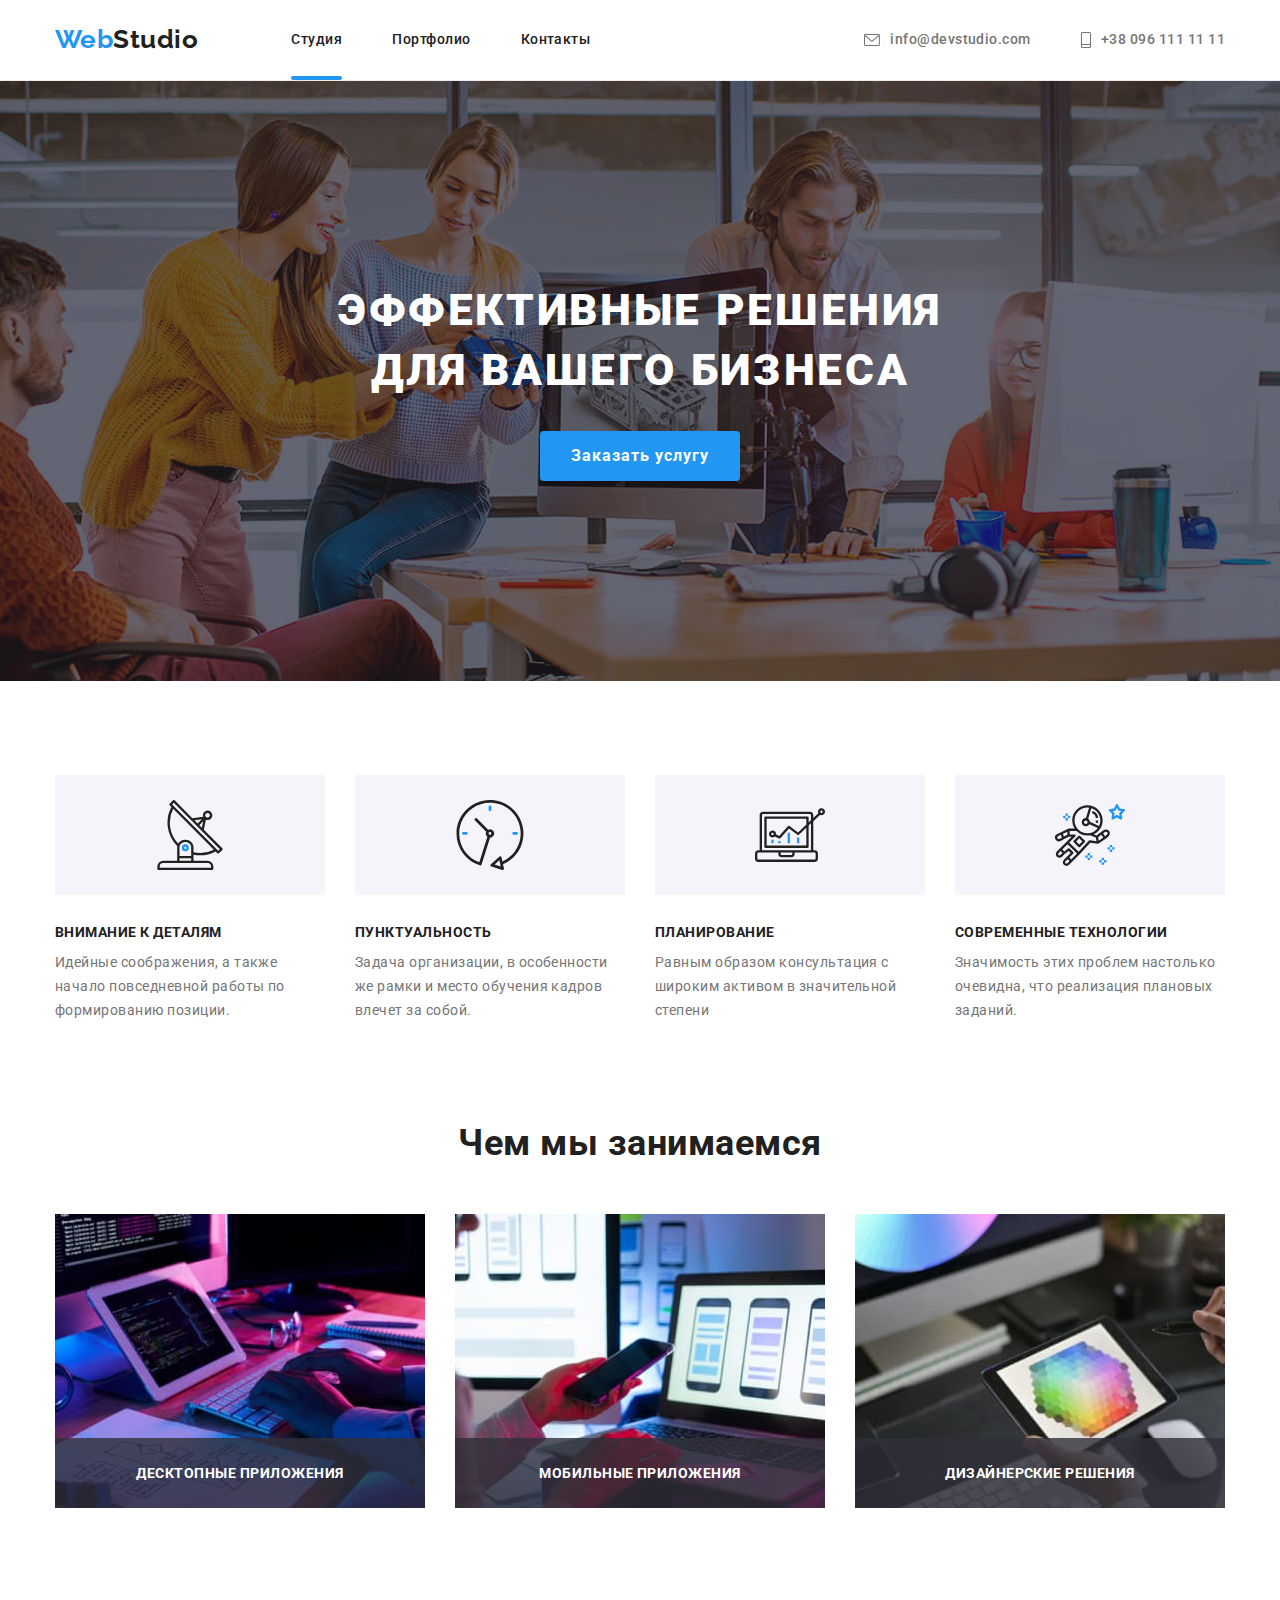
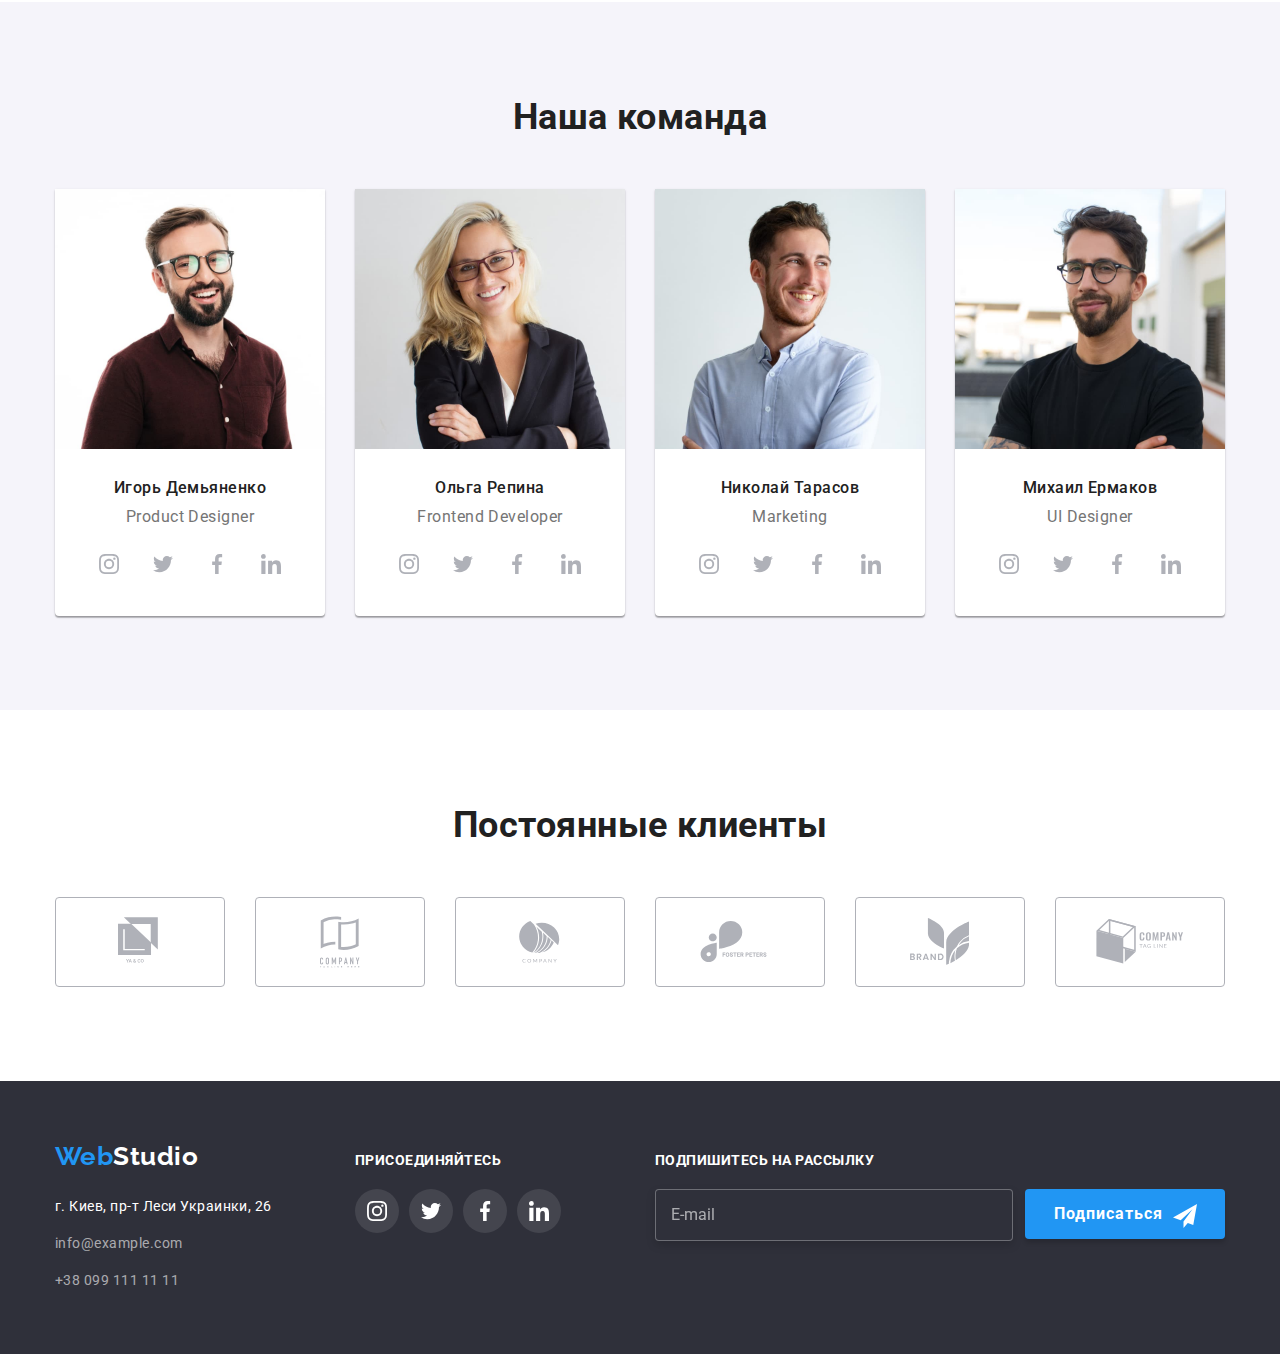
<file: index.html>
<!DOCTYPE html>
<html lang="ru">

 <head>
     <meta charset="UTF-8">
     <meta http-equiv="X-UA-Compatible" content="IE=edge">
     <meta name="viewport" content="width=device-width, initial-scale=1.0">
     <title>Студия</title>
     <link rel="stylesheet" href="css/main.min.css">
     <link rel="preconnect" href="https://fonts.gstatic.com">
     <link
        href="https://fonts.googleapis.com/css2?family=Raleway:wght@700&family=Roboto:wght@400;500;700;900&display=swap"
        rel="stylesheet">
 </head>

 <body>
     <!-- шапка -->
     <header class="page-header">
         <div class="container page-header__container">
             <!-- навигация -->
            <nav class="navigation">
                <div class="navigation__wrapper">
                 <a href="./index.html" class="logo">Web<span class="header-page__logo">Studio</span></a>
         
                 <ul class="list menu">
                     <li class="menu__item">
                         <a class="link menu__link--active" href="./index.html">Студия</a>
                     </li>
                     <li class="menu__item">
                         <a class="link menu__link" href="./portfolio.html">Портфолио</a>
                     </li>
                     <li class="menu__item">
                         <a class="link menu__link" href="./contacts.html" >Контакты</a>
                     </li>
                 </ul>
                </div>
             </nav>

             <ul class="list contacts">
                 <li class="contacts__item">
                     <a class="link contacts__link" href="mailto:info@devstudio.com">
                         <svg class="contacts__icon" width="16" height="12">
                            <use href="./images/icons.svg#icon-envelope"></use>
                         </svg>
                          info@devstudio.com
                     </a>
                 </li>
                 <li class="contacts__item">
                     <a class="link contacts__link" href="tel:+380961111111">
                           <svg class="contacts__icon" width="10" height="16">
                             <use href="./images/icons.svg#icon-phone"></use>
                         </svg> 
                           +38 096 111 11 11
                     </a>
                </li>
             </ul>
          </div>
     </header>

     <!-- уникальный неповторяющийся контент старницы -->
     <main>
         <!-- баннер, он же герой -->
         <section class="section hero">
             <div class="container hero-container">
                 <div class="hero__content">
                     <h1 class="hero__title">Эффективные решения для вашего бизнеса</h1>
 
                     <button data-modal-open type="button" class="filter-secondary">Заказать услугу</button>
                   </div>
             </div>
         </section>


         <!-- особенности -->
         <section class="feature-section">
             <div class="container">
                 <!-- заголовок, который  будет скрыт с помощью CSS -->
                 <h2 class="primary-title visually-hidden">Особенности</h2>

                 <ul class="grid feature">
                     <li class="grid__item feature__item">
                         <div class="feature__wrapper"> 
                             <svg class="feature__icon" width="70" height="70">
                                 <use href="./images/icons.svg#icon-antenna" ></use>
                             </svg>
                         </div> 
                         <div class="feature__content">
                             <h3 class="secondary-title feature__secondary-title">Внимание к деталям</h3>
                             <p class="feature__text">Идейные соображения, а также начало повседневной работы по
                                 формированию позиции.
                             </p>
                        </div>
                     </li>
                     
                    <li class="grid__item feature__item">
                         <div class="feature__wrapper">
                             <svg class="feature__icon" width="70" height="70">
                                 <use href="./images/icons.svg#icon-clock"></use>
                             </svg>
                         </div>
                        <div class="feature__content">
                             <h3 class="secondary-title feature__secondary-title">Пунктуальность</h3>
                              <p class="feature__text">Задача организации, в особенности же рамки и место обучения кадров
                                 влечет за собой.
                              </p>
                        </div>
                     </li>
                    <li class="grid__item feature__item">
                         <div class="feature__wrapper">
                             <svg class="feature__icon" width="70" height="70">
                                 <use href="./images/icons.svg#icon-diagram"></use>
                             </svg>
                         </div>
                        <div class="feature__content">
                               <h3 class="secondary-title feature__secondary-title">Планирование</h3>
                               <p class="feature__text">Равным образом консультация с широким активом в значительной степени
                               </p>
                        </div>
                     </li>
                     
                    <li class="grid__item feature__item">
                         <div class="feature__wrapper">
                             <svg class="feature__icon" width="70" height="70">
                                 <use href="./images/icons.svg#icon-astronaut"></use>
                             </svg>
                         </div>
                         <div class="feature__content">
                               <h3 class="secondary-title feature__secondary-title">Современные технологии</h3>
                               <p class="feature__text">Значимость этих проблем настолько очевидна, что реализация плановых
                                    заданий.
                              </p>
                        </div>
                     </li>
                  </ul>
             </div>
         </section>

         <!-- Чем мы занимаемся -->
         <section class="section">
             <div class="container">
                 <h2 class="primary-title">Чем мы занимаемся</h2>
                  <ul class="grid gallery">
                      <li class="grid__item gallery__item">
                         <div class="gallery__wrapper">
                             <img class="gallery__img" src="./images/gallery-list/box1.jpg" alt="код" width="370">
                                <div class="gallery__actions">
                                    <p>Десктопные приложения</p>
                                </div>
                         </div>
                     </li>
                     
                     <li class="grid__item gallery__item">
                         <div class="gallery__wrapper">
                             <img class="gallery__img" src="./images/gallery-list/box2.jpg" alt="стили" width="370">
                             <div class="gallery__actions">
                                 <p>Мобильные приложения</p>
                             </div>
                         </div>
                     </li>
                     
                      <li class="grid__item gallery__item">
                          <div class="gallery__wrapper">
                             <img class="gallery__img" src="./images/gallery-list/box3.jpg" alt="цвета" width="370">
                             <div class="gallery__actions">
                                 <p>Дизайнерские решения</p>
                             </div>
                          </div>
                      </li>
                  </ul>
             </div>
         </section>

         <!-- Наша команда -->
         <section class="section team">
             <div class="container">
                 <h2 class="primary-title">Наша команда</h2>

                 <ul class="grid team-list">
                      <li class="grid__item team-list__item">
                          <img class="team-list__image" src="./images/team/ID.jpg" alt="Игорь Демьяненко" width="270">
                          <div class="team-list__content">
                              <h3 class="team-list__title">Игорь Демьяненко</h3>
                              <p class="team-list__text">Product Designer</p>
                              <ul class="list socials">
                                  <li class="socials__item">
                                      <a href="./" class="socials__link team-list__link" target="_blank" rel="noopener norefferrer">
                                         <svg class="socials__icon" width="20" height="20">
                                             <use href="./images/icons.svg#icon-instagram"></use>
                                         </svg>
                                      </a>
                                  </li>
                                  <li class="socials__item ">
                                     <a href="./" class="socials__link team-list__link" target="_blank" rel="noopener norefferrer">
                                         <svg class="socials__icon" width="20" height="20">
                                             <use href="./images/icons.svg#icon-twitter"></use>
                                         </svg>
                                     </a>
                                  </li>
                                  <li class="socials__item ">
                                     <a href="./" class="socials__link team-list__link" target="_blank" rel="noopener norefferrer">
                                         <svg class="socials__icon" width="20" height="20">
                                             <use href="./images/icons.svg#icon-facebook"></use>
                                         </svg>
                                     </a>
                                  </li>
                                  <li class="socials__item">
                                     <a href="./" class="socials__link team-list__link" target="_blank" rel="noopener norefferrer">
                                         <svg class="socials__icon" width="20" height="20">
                                             <use href="./images/icons.svg#icon-linkedin"></use>
                                         </svg>
                                     </a>
                                  </li>
                              </ul>
                          </div> 
                       </li>
                       <li class="grid__item team-list__item">
                          <img class="team-list__image" src="./images/team/OR.jpg" alt="Ольга Репина" width="270">
                          <div class="team-list__content">
                             <h3 class="team-list__title">Ольга Репина</h3>
                             <p class="team-list__text">Frontend Developer</p>
                             <ul class="list socials">
                                 <li class="socials__item">
                                     <a href="./" class="socials__link team-list__link" target="_blank" rel="noopener norefferrer">
                                         <svg class="socials__icon" width="20" height="20">
                                             <use href="./images/icons.svg#icon-instagram"></use>
                                         </svg>
                                     </a>
                                 </li>
                                 <li class="socials__item">
                                     <a href="./" class="socials__link team-list__link" target="_blank" rel="noopener norefferrer">
                                         <svg class="socials__icon" width="20" height="20">
                                             <use href="./images/icons.svg#icon-twitter"></use>
                                         </svg>
                                     </a>
                                 </li>
                                 <li class="socials__item">
                                      <a href="./" class="socials__link team-list__link" target="_blank" rel="noopener norefferrer">
                                         <svg class="socials__icon" width="20" height="20">
                                         <use href="./images/icons.svg#icon-facebook"></use>
                                         </svg>
                                     </a>
                                 </li>
                                 <li class="socials__item">
                                       <a href="./" class="socials__link team-list__link" target="_blank" rel="noopener norefferrer">
                                         <svg class="socials__icon" width="20" height="20">
                                             <use href="./images/icons.svg#icon-linkedin"></use>
                                         </svg>
                                       </a>
                                 </li>
                             </ul>
                          </div> 
                       </li>
                    
                       <li class="team-list__item grid__item">
                         <img class="team-list__image" src="./images/team/NT.jpg" alt="Николай Тарасов" width="270">
                         <div class="team-list__content">
                             <h3 class="team-list__title">Николай Тарасов</h3>
                             <p class="team-list__text">Marketing</p>
                             <ul class="list socials">
                                 <li class="socials__item">
                                     <a href="./" class="socials__link team-list__link" target="_blank" rel="noopener norefferrer">
                                         <svg class="socials__icon" width="20" height="20">
                                             <use href="./images/icons.svg#icon-instagram"></use>
                                         </svg>
                                     </a>
                                 </li>
                                 <li class="socials__item">
                                     <a href="./" class="socials__link team-list__link" target="_blank" rel="noopener norefferrer">
                                         <svg class="socials__icon" width="20" height="20">
                                             <use href="./images/icons.svg#icon-twitter"></use>
                                         </svg>
                                     </a>
                                 </li>
                                 <li class="socials__item">
                                     <a href="./" class="socials__link team-list__link" target="_blank" rel="noopener norefferrer">
                                         <svg class="socials__icon" width="20" height="20">
                                             <use href="./images/icons.svg#icon-facebook"></use>
                                         </svg>
                                     </a>
                                 </li>
                                 <li class="socials__item">
                                     <a href="./" class="socials__link team-list__link" target="_blank" rel="noopener norefferrer">
                                         <svg class="socials__icon" width="20" height="20">
                                             <use href="./images/icons.svg#icon-linkedin"></use>
                                         </svg>
                                     </a>
                                 </li>
                             </ul>
                         </div>
                       </li>
                   
                       <li class="team-list__item grid__item">
                          <img class="team-list__image" src="./images/team/ME.jpg" alt="Михаил Ермаков" width="270">
                          <div class="team-list__content">
                             <h3 class="team-list__title">Михаил Ермаков</h3>
                             <p class="team-list__text">UI Designer</p>
                             <ul class="list socials">
                                 <li class="socials__item">
                                     <a href="./" class="socials__link team-list__link" target="_blank" rel="noopener norefferrer">
                                         <svg class="socials__icon" width="20" height="20">
                                             <use href="./images/icons.svg#icon-instagram"></use>
                                         </svg>
                                     </a>
                                 </li>
                                 <li class="socials__item">
                                     <a href="./" class="socials__link team-list__link" target="_blank" rel="noopener norefferrer">
                                         <svg class="socials__icon" width="20" height="20">
                                             <use href="./images/icons.svg#icon-twitter"></use>
                                         </svg>
                                     </a>
                                 </li>
                                 <li class="socials__item">
                                     <a href="./" class="socials__link team-list__link" target="_blank" rel="noopener norefferrer">
                                         <svg class="socials__icon" width="20" height="20">
                                             <use href="./images/icons.svg#icon-facebook"></use>
                                         </svg>
                                      </a>
                                 </li>
                                 <li class="socials__item">
                                     <a href="./" class="socials__link team-list__link" target="_blank" rel="noopener norefferrer">
                                          <svg class="socials__icon" width="20" height="20">
                                             <use href="./images/icons.svg#icon-linkedin"></use>
                                         </svg>
                                     </a>
                                 </li>
                             </ul>
                         </div>
                      </li>
                 </ul> 
             </div>
         </section>

         <!-- Постоянные  клиенты -->

         <section class="section">
             <div class="container">
                 <h2 class="primary-title">Постоянные клиенты</h2>
                 <ul class="grid clients">
                     <li class="grid__item clients__item">
                         <a href="./" class="socials__link clients__socials__link" target="_blank" rel="noopener norefferrer">
                             <svg class="socials__icon" width="44" height="49">
                                 <use href="./images/icons.svg#icon-logo-1"></use>
                             </svg>
                         </a>
                     </li>
                    <li class="grid__item clients__item">
                         <a href="./" class="socials__link clients__socials__link" target="_blank" rel="noopener norefferrer">
                             <svg class="socials__icon" width="40" height="52">
                                 <use href="./images/icons.svg#icon-logo-2"></use>
                             </svg>
                         </a>
                     </li>
                     <li class="grid__item clients__item">
                         <a href="./" class="socials__link clients__socials__link" target="_blank" rel="noopener norefferrer">
                             <svg class="socials__icon" width="41" height="42">
                                 <use href="./images/icons.svg#icon-logo-3"></use>
                             </svg>
                         </a>
                     </li>
                     <li class="grid__item clients__item">
                         <a href="./" class="socials__link clients__socials__link" target="_blank" rel="noopener norefferrer">
                             <svg class="socials__icon" width="80" height="42">
                                 <use href="./images/icons.svg#icon-logo-4"></use>
                             </svg>
                         </a>
                     </li>
                     <li class="grid__item clients__item">
                         <a href="./" class="socials__link clients__socials__link" target="_blank" rel="noopener norefferrer">
                              <svg class="socials__icon" width="59" height="47">
                                  <use href="./images/icons.svg#icon-logo-5"></use>
                             </svg>
                         </a>
                     </li>
                     <li class="grid__item clients__item">
                         <a href="./" class="socials__link clients__socials__link" target="_blank" rel="noopener norefferrer">
                             <svg class="socials__icon" width="88" height="45">
                                 <use href="./images/icons.svg#icon-logo-6"></use>
                             </svg>
                         </a>
                     </li>
                  </ul>
             </div>
          </section>
     </main>

        <!-- подвал -->
       <footer class="footer-page">
          <div class="container footer-page__container">
                <div class="footer-page__wrapper">
                    <a href="./index.html" class="logo">Web<span class="footer-page__logo">Studio</span></a>
        
                    <address>
                        <ul class="list adds">
                            <li class="adds__item">
                                <a href='https://goo.gl/maps/BAJuguoc85MBjUrx9' target="_blank" rel="noopener norefferrer"
                                    class="link adds__link--light">
                                    г. Киев, пр-т Леси Украинки, 26</a>
                            </li>
                            <li class="adds__item">
                                <a href="mailto:info@example.com" class="link adds__link">info@example.com</a>
                            </li>
                            <li class="adds__item">
                                <a href="tel:+380991111111" class="link adds__link">+38 099 111 11 11</a>
                            </li>
                        </ul>
                    </address>
               </div>
        
                <div class="footer-page__wrapper">
                    <h2 class="secondary-title footer-page__secondary-title">присоединяйтесь</h2>
                    <ul class="list socials footer-page__wrapper__socials">
                      <li class="socials__item">
                            <a href="./" class="socials__link socials__link--dark" target="_blank" rel="noopener norefferrer">
                                <svg class="socials__icon socials__icon--light" width="20" height="20">
                                    <use href="./images/icons.svg#icon-instagram"></use>
                                </svg>
                            </a>
                      </li>
                      <li class="socials__item">
                            <a href="./" class="socials__link socials__link--dark" target="_blank" rel="noopener norefferrer">
                                <svg class="socials__icon socials__icon--light" width="20" height="20">
                                    <use href="./images/icons.svg#icon-twitter"></use>
                                </svg>
                            </a>
                       </li>
                       <li class="socials__item">
                            <a href="./" class="socials__link socials__link--dark" target="_blank" rel="noopener norefferrer">
                                <svg class="socials__icon socials__icon--light" width="20" height="20">
                                    <use href="./images/icons.svg#icon-facebook"></use>
                                </svg>
                            </a>
                      </li>
                      <li class="socials__item">
                            <a href="./" class="socials__link socials__link--dark" target="_blank" rel="noopener norefferrer">
                                <svg class="socials__icon socials__icon--light" width="20" height="20">
                                    <use href="./images/icons.svg#icon-linkedin"></use>
                                </svg>
                            </a>
                      </li>
                  </ul>
               </div>
               <div class="footer-page__wrapper">
                  <h2 class="secondary-title footer-page__secondary-title">Подпишитесь на рассылку</h2>
                  <form class="mailing-form"> 
                     <label class="mailing__field">
                         <input class="mailing__input" type="email" name="email" placeholder="E-mail" />
                     </label>
                      <div class="mailing__wrapper">
                         <button class="filter-secondary filter-secondary--mail" type="submit">Подписаться</button>
                          <svg class="mailing__icon" width="24" height="24">
                                <use href="./images/icons.svg#icon-icon-send"></use>
                           </svg>
                      </div>
                 </form>   
               </div>
         </div>     
      </footer>
      <div data-modal class="backdrop is-hidden data-backdrop">
          <div class="modal">
              <button data-modal-close class="modal-button"  aria-label="Close" onclick="myDialog.close()">
                 <svg class="modal__icon" width="18" height="18">
                     <use href="./images/icons.svg#icon-close-black"></use>
                 </svg>
             </button>

             <form class="modal-form">
                  <p class="modal__text">Оставьте свои данные, мы вам перезвоним</p>
                  <div class="modal-form__field">
                     <label>
                         <input class="modal-form__input" type="text" name="user-name">
                         <span class="modal-form__text">Имя</span>
                         <svg class="modal-form__icon" width="18" height="18">
                             <use href="./images/icons.svg#icon-human"></use>
                         </svg>
                     </label>
                  </div>
                  <div class="modal-form__field">
                     <label>
                          <input class="modal-form__input" type="tel" name="tel">
                          <span class="modal-form__text">Телефон</span>
                          <svg class="modal-form__icon" width="18" height="18">
                             <use href="./images/icons.svg#icon-tel"></use>
                          </svg>
                     </label>
                  </div>
                  <div class="modal-form__field">
                     <label>
                         <input class="modal-form__input" type="email" name="mail">
                         <span class="modal-form__text">Почта</span>
                         <svg class="modal-form__icon" width="18" height="18">
                            <use href="./images/icons.svg#icon-email-1"></use>
                        </svg>
                     </label>
                  </div>
                  <div class="modal-form__field">
                     <label>
                         <textarea class="modal-form__input" name="comments"  rows="6" placeholder="Введите текст"></textarea>
                         <span class="modal-form__text">Комментарий</span>
                     </label>
                  </div>
                  <div class="modal-form__field">
                     <label class="checkbox">
                         <input class="checkbox__input visually-hidden" type="checkbox" name="agreement">
                             <svg class="modal-form__icon-checkbox" width="16" height="15">
                                <use href="./images/icons.svg#icon-icon-check-2"></use>
                            </svg> 
                         <span class="checkbox__text">Соглашаюсь с рассылкой и принимаю</span>
                         <a class="modal__link" href="./" target="_blank" rel="noopener norefferrer">Условия договора</a>
                     </label>
                 </div>
                                               
                 <button class="filter-secondary" type="submit">
                      Отправить
                 </button>
             </form>
          </div>
      </div>
     <script src="./js/modal.js"></script>
  </body>
</html>
</file>
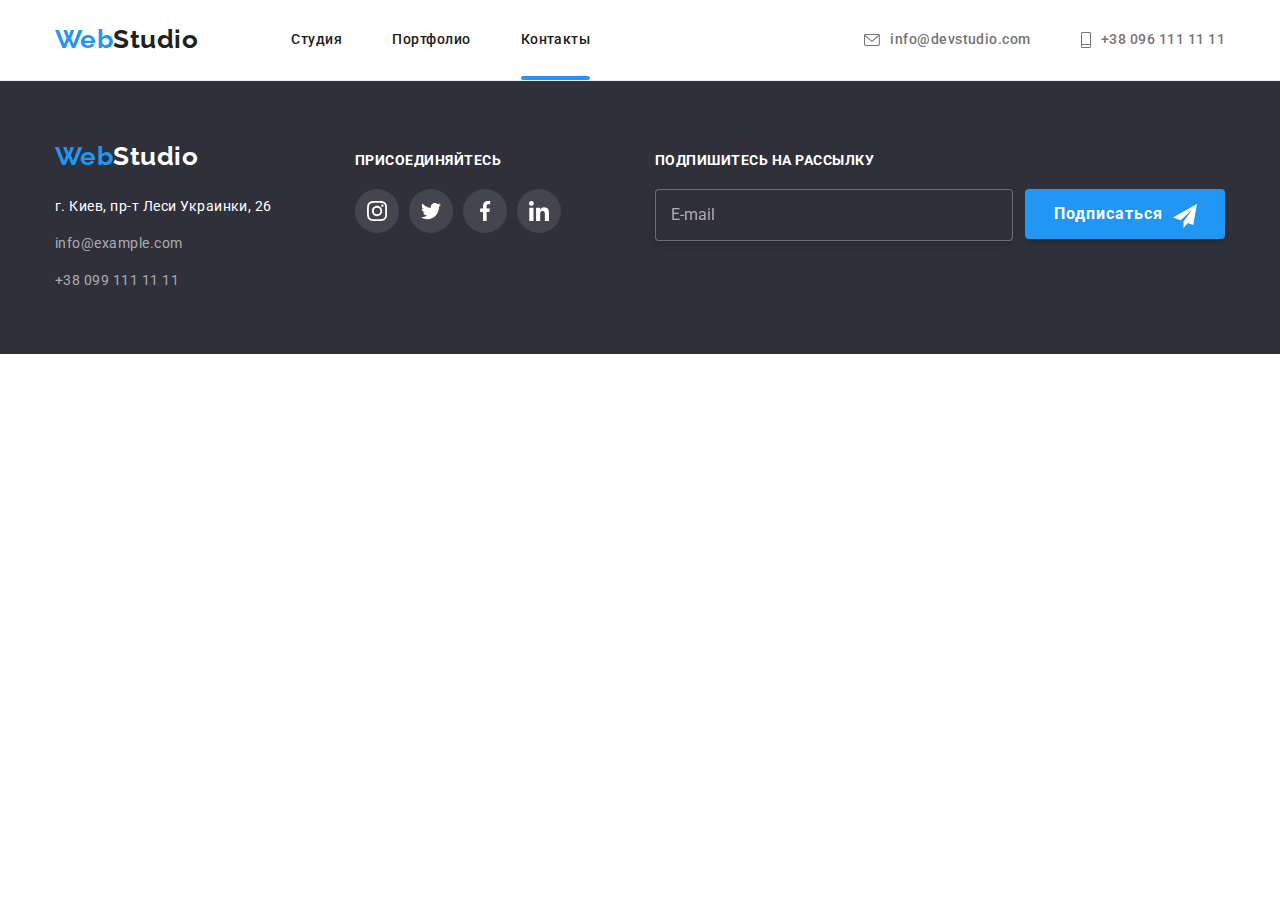
<file: contacts.html>
<!DOCTYPE html>
<html lang="ru">

 <head>
    <meta charset="UTF-8">
    <meta http-equiv="X-UA-Compatible" content="IE=edge">
    <meta name="viewport" content="width=device-width, initial-scale=1.0">
    <title>Студия</title>
    <link rel="stylesheet" href="css/main.min.css">
    <link rel="preconnect" href="https://fonts.gstatic.com">
    <link
        href="https://fonts.googleapis.com/css2?family=Raleway:wght@700&family=Roboto:wght@400;500;700;900&display=swap"
        rel="stylesheet">
 </head>

 <body>
    <!-- шапка -->
    <header class="page-header">
        <div class="container page-header__container">
            <!-- навигация -->
            <nav class="navigation">
                <div class="navigation__wrapper">
                    <a href="./index.html" class="logo">Web<span class="header-page__logo">Studio</span></a>
    
                    <ul class="list menu">
                        <li class="menu__item">
                            <a class="link menu__link" href="./index.html">Студия</a>
                        </li>
                        <li class="menu__item">
                            <a class="link menu__link" href="./portfolio.html">Портфолио</a>
                        </li>
                        <li class="menu__item">
                            <a class="link menu__link--active" href="./contacts.html">Контакты</a>
                        </li>
                    </ul>
                </div>
            </nav>
    
            <ul class="list contacts">
                <li class="contacts__item">
                    <a class="link contacts__link" href="mailto:info@devstudio.com">
                        <svg class="contacts__icon" width="16" height="12">
                            <use href="./images/icons.svg#icon-envelope"></use>
                        </svg>
                        info@devstudio.com
                    </a>
                </li>
                <li class="contacts__item">
                    <a class="link contacts__link" href="tel:+380961111111">
                        <svg class="contacts__icon" width="10" height="16">
                            <use href="./images/icons.svg#icon-phone"></use>
                        </svg>
                        +38 096 111 11 11
                    </a>
                </li>
            </ul>
        </div>
    </header>
        <!-- подвал -->
        <footer class="footer-page">
            <div class="container footer-page__container">
                <div class="footer-page__wrapper">
                    <a href="./index.html" class="logo">Web<span class="footer-page__logo">Studio</span></a>
        
                    <address>
                        <ul class="list adds">
                            <li class="adds__item">
                                <a href='https://goo.gl/maps/BAJuguoc85MBjUrx9' target="_blank" rel="noopener norefferrer"
                                    class="link adds__link--light">
                                    г. Киев, пр-т Леси Украинки, 26</a>
                            </li>
                            <li class="adds__item">
                                <a href="mailto:info@example.com" class="link adds__link">info@example.com</a>
                            </li>
                            <li class="adds__item">
                                <a href="tel:+380991111111" class="link adds__link">+38 099 111 11 11</a>
                            </li>
                        </ul>
                    </address>
                </div>
        
                <div class="footer-page__wrapper">
                    <h2 class="secondary-title footer-page__secondary-title">присоединяйтесь</h2>
                    <ul class="list socials footer-page__wrapper__socials">
                        <li class="socials__item">
                            <a href="./" class="socials__link socials__link--dark" target="_blank" rel="noopener norefferrer">
                                <svg class="socials__icon socials__icon--light" width="20" height="20">
                                    <use href="./images/icons.svg#icon-instagram"></use>
                                </svg>
                            </a>
                        </li>
                        <li class="socials__item">
                            <a href="./" class="socials__link socials__link--dark" target="_blank" rel="noopener norefferrer">
                                <svg class="socials__icon socials__icon--light" width="20" height="20">
                                    <use href="./images/icons.svg#icon-twitter"></use>
                                </svg>
                            </a>
                        </li>
                        <li class="socials__item">
                            <a href="./" class="socials__link socials__link--dark" target="_blank" rel="noopener norefferrer">
                                <svg class="socials__icon socials__icon--light" width="20" height="20">
                                    <use href="./images/icons.svg#icon-facebook"></use>
                                </svg>
                            </a>
                        </li>
                        <li class="socials__item">
                            <a href="./" class="socials__link socials__link--dark" target="_blank" rel="noopener norefferrer">
                                <svg class="socials__icon socials__icon--light" width="20" height="20">
                                    <use href="./images/icons.svg#icon-linkedin"></use>
                                </svg>
                            </a>
                        </li>
                    </ul>
                </div>
                <div class="footer-page__wrapper">
                    <h2 class="secondary-title footer-page__secondary-title">Подпишитесь на рассылку</h2>
                    <form class="mailing-form">
                        <label class="mailing__field">
                            <input class="mailing__input" type="email" name="email" placeholder="E-mail" />
                        </label>
                        <div class="mailing__wrapper">
                            <button class="filter-secondary filter-secondary--mail" type="submit">Подписаться</button>
                            <svg class="mailing__icon" width="24" height="24">
                                <use href="./images/icons.svg#icon-icon-send"></use>
                            </svg>
                        </div>
                    </form>
                </div>
            </div>
        </footer>
    </body>

</html>
</file>
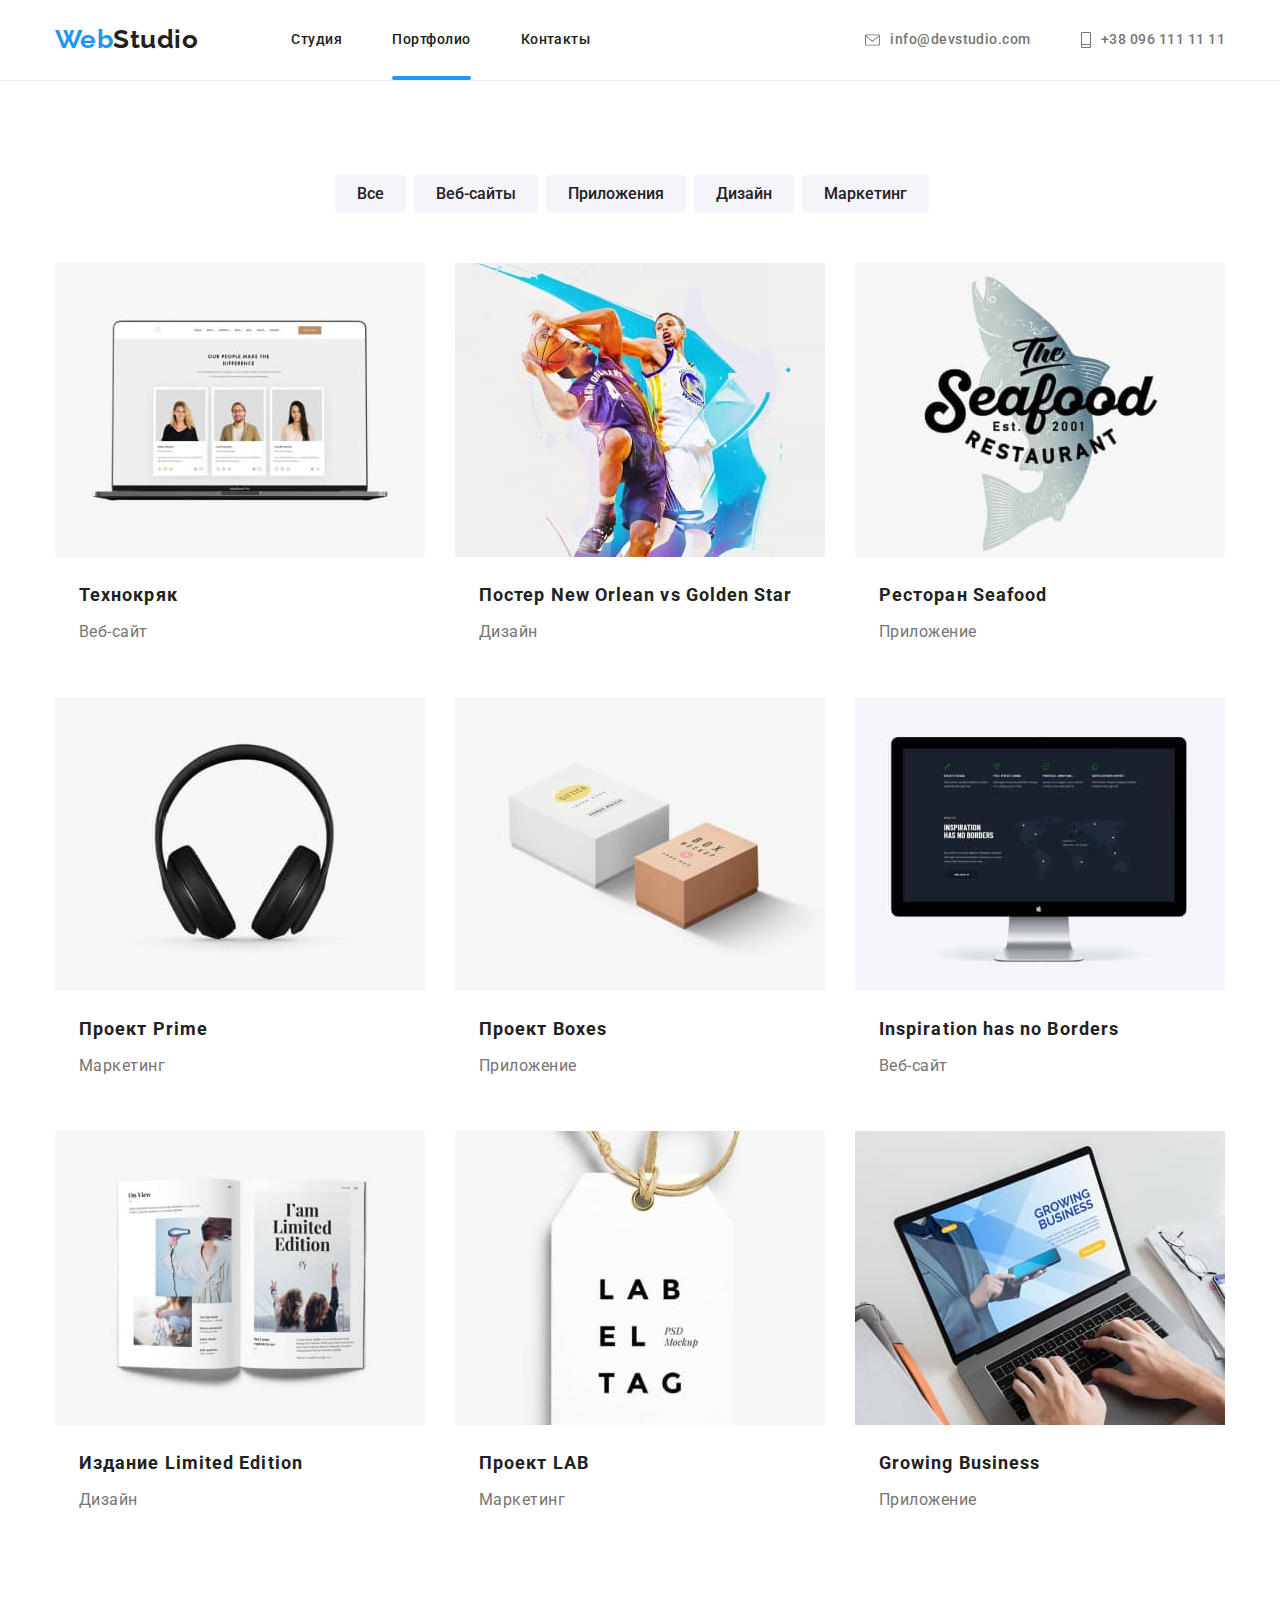
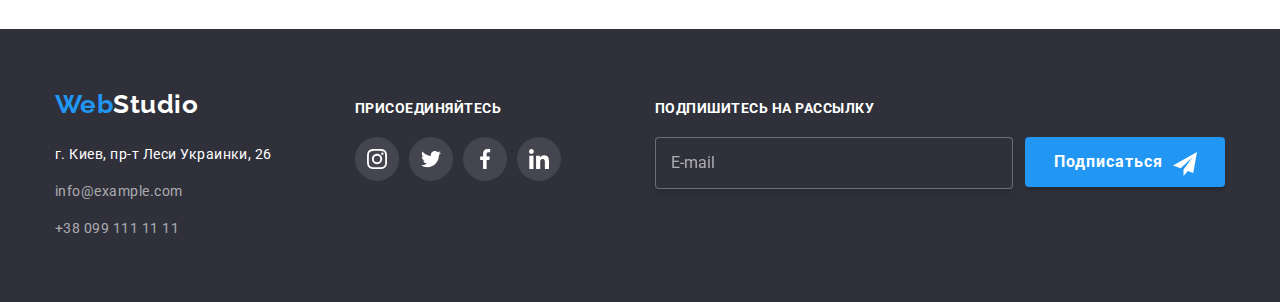
<file: portfolio.html>
<!DOCTYPE html>
<html lang="ru">

<head>
    <meta charset="UTF-8">
    <meta http-equiv="X-UA-Compatible" content="IE=edge">
    <meta name="viewport" content="width=device-width, initial-scale=1.0">
    <title>Портфолио</title>
    <link rel="stylesheet" href="css/main.min.css">
    <link
        href="https://fonts.googleapis.com/css2?family=Raleway:wght@700&family=Roboto:wght@400;500;700;900&display=swap"
        rel="stylesheet">
</head>

<body>
    <!-- шапка -->
    <header class="page-header">
        <div class="container page-header__container">
            <!-- навигация -->
            <nav class="navigation">
                <div class="navigation__wrapper">
                    <a href="./index.html" class="logo">Web<span class="header-page__logo">Studio</span></a>
    
                    <ul class="list menu">
                        <li class="menu__item">
                            <a class="link menu__link" href="./index.html">Студия</a>
                        </li>
                        <li class="menu__item">
                            <a class="link menu__link--active" href="./portfolio.html">Портфолио</a>
                        </li>
                        <li class="menu__item">
                            <a class="link menu__link" href="./contacts.html">Контакты</a>
                        </li>
                    </ul>
                </div>
            </nav>
    
            <ul class="list contacts">
                <li class="contacts__item">
                    <a class="link contacts__link" href="mailto:info@devstudio.com">
                        <svg class="contacts__icon" width="15" height="12">
                            <use href="./images/icons.svg#icon-envelope"></use>
                        </svg>
                        info@devstudio.com
                    </a>
                </li>
                <li class="contacts__item">
                    <a class="link contacts__link" href="tel:+380961111111">
                        <svg class="contacts__icon" width="10" height="16">
                            <use href="./images/icons.svg#icon-phone"></use>
                        </svg>
                        +38 096 111 11 11
                    </a>
                </li>
            </ul>
        </div>
    </header>

    <main>
        <section class="section">
            <div class="container">

                <!-- заголовок, который  будет скрыт с помощью CSS -->
                <h1 class="main-title visually-hidden">Галерея работ</h1>

                <!-- фильтры -->
                <!-- заголовок, который  будет скрыт с помощью CSS -->
                <h2 class="primary-title visually-hidden">Наши работы</h2>

              <div class="filters">
                  <ul class="list filters__list">
                      <li class="filters__item"><button type="button" class="filter-primary">Все</button></li>
                      <li class="filters__item"><button type="button" class="filter-primary">Веб-сайты</button></li>
                      <li class="filters__item"><button type="button" class="filter-primary">Приложения</button></li>
                      <li class="filters__item"><button type="button" class="filter-primary">Дизайн</button></li>
                      <li class="filters__item"><button type="button" class="filter-primary">Маркетинг</button></li>
                  </ul>
              </div>

              <ul class="grid works">
                  <li class="grid__item works__item">
                      <a class="works__link" href="./">
                         <div class="works__wrapper">
                             <img class="works__img" src="./images/work-list/project1.jpg" alt="project1" width="370">
                             <div class="works__actions">
                                 <p>Технокряк это современная площадка распространения коронавируса. Компании используют эту платформу для цифрового
                                     шпионажа и атак на защищённые сервера конкурентов.
                                 </p>
                             </div>
                          </div>
                           <div class="works__content">
                             <h2 class="works__title">Технокряк</h2>
                             <p class="works__text">Веб-сайт</p>
                          </div>
                      </a>
                 </li>
    
                 <li class="grid__item works__item">
                     <a class="works__link" href="./">
                         <div class="works__wrapper">
                             <img class="works__img" src="./images/work-list/project2.jpg" alt="project2" width="370">
                             <div class="works__actions">
                                 <p>Технокряк это современная площадка распространения коронавируса. Компании используют эту платформу для цифрового
                                     шпионажа и атак на защищённые сервера конкурентов.
                                 </p>
                             </div>
                         </div>  
                         <div class="works__content">
                              <h2 class="works__title">Постер New Orlean vs Golden Star</h2>
                              <p class="works__text">Дизайн</p>
                         </div>
                      </a>
                 </li>

                 <li class="grid__item works__item">
                     <a class="works__link" href="./">
                         <div class="works__wrapper">
                             <img class="works__img" src="./images/work-list/project3.jpg" alt="project3" width="370">
                             <div class="works__actions">
                                 <p>Технокряк это современная площадка распространения коронавируса. Компании используют эту платформу для цифрового
                                     шпионажа и атак на защищённые сервера конкурентов.
                                 </p>
                             </div>
                          </div>
                          <div class="works__content">
                              <h2 class="works__title">Ресторан Seafood</h2>
                              <p class="works__text">Приложение</p>
                          </div>
                      </a>
                 </li>

                 <li class="grid__item works__item">
                     <a class="works__link" href="./">
                         <div class="works__wrapper">
                             <img class="works__img" src="./images/work-list/project4.jpg" alt="project4" width="370">
                             <div class="works__actions">
                                 <p>Технокряк это современная площадка распространения коронавируса. Компании используют эту платформу для цифрового
                                     шпионажа и атак на защищённые сервера конкурентов.
                                 </p>
                             </div>
                         </div>
                          <div class="works__content">
                              <h2 class="works__title">Проект Prime</h2>
                              <p class="works__text">Маркетинг</p>
                          </div>
                      </a>
                 </li> 

                 <li class="grid__item works__item">
                     <a class="works__link" href="./">
                         <div class="works__wrapper">
                             <img class="works__img" src="./images/work-list/project5.jpg" alt="project5" width="370">
                             <div class="works__actions">
                                 <p>Технокряк это современная площадка распространения коронавируса. Компании используют эту платформу для цифрового
                                     шпионажа и атак на защищённые сервера конкурентов.
                                 </p>
                             </div>
                          </div>
                          <div class="works__content">
                                 <h2 class="works__title">Проект Boxes</h2>
                                 <p class="works__text">Приложение</p>
                          </div>
                      </a>
                 </li>

                 <li class="grid__item works__item">
                     <a class="works__link" href="./">
                         <div class="works__wrapper">
                             <img class="works__img" src="./images/work-list/project6.jpg" alt="project6" width="370">
                             <div class="works__actions">
                                 <p>Технокряк это современная площадка распространения коронавируса. Компании используют эту платформу для цифрового
                                     шпионажа и атак на защищённые сервера конкурентов.
                                 </p>
                             </div>
                         </div>
                         <div class="works__content">
                             <h2 class="works__title">Inspiration has no Borders</h2>
                             <p class="works__text">Веб-сайт</p>
                         </div>
                      </a>
                 </li>
                 <li class="grid__item works__item">
                     <a class="works__link" href="./">
                         <div class="works__wrapper">
                             <img class="works__img" src="./images/work-list/project7.jpg" alt="project7" width="370">
                              <div class="works__actions">
                                  <p>Технокряк это современная площадка распространения коронавируса. Компании используют эту платформу для цифрового
                                     шпионажа и атак на защищённые сервера конкурентов.
                                  </p>
                              </div>
                          </div>
                          <div class="works__content">
                             <h2 class="works__title">Издание Limited Edition</h2>
                             <p class="works__text">Дизайн</p>
                          </div>
                       </a>
                 </li>

                 <li class="grid__item works__item">
                     <a class="works__link" href="./">
                         <div class="works__wrapper">
                             <img class="works__img" src="./images/work-list/project8.jpg" alt="project8" width="370">
                             <div class="works__actions">
                                 <p>Технокряк это современная площадка распространения коронавируса. Компании используют эту платформу для цифрового
                                     шпионажа и атак на защищённые сервера конкурентов.
                                 </p>
                             </div>
                         </div>
                          <div class="works__content">
                              <h2 class="works__title">Проект LAB</h2>
                              <p class="works__text">Маркетинг</p>
                          </div>
                         
                       </a>
                 </li>

                 <li class="grid__item works__item">
                     <a class="works__link" href="./">
                         <div class="works__wrapper">
                             <img class="works__img" src="./images/work-list/project9.jpg" alt="project9" width="370">
                             <div class="works__actions">
                                  <p>Технокряк это современная площадка распространения коронавируса. Компании используют эту платформу для цифрового
                                     шпионажа и атак на защищённые сервера конкурентов.
                                  </p>
                             </div>
                         </div>
                         <div class="works__content">
                             <h2 class="works__title">Growing Business</h2>
                             <p class="works__text">Приложение</p>
                         </div>
                       </a>    
                   </li>
               </ul>
           </div>
         </section>
     </main>

        <!-- подвал -->
        <footer class="footer-page">
            <div class="container footer-page__container">
                <div class="footer-page__wrapper">
                    <a href="./index.html" class="logo">Web<span class="footer-page__logo">Studio</span></a>
        
                    <address>
                        <ul class="list adds">
                            <li class="adds__item">
                                <a href='https://goo.gl/maps/BAJuguoc85MBjUrx9' target="_blank" rel="noopener norefferrer"
                                    class="link adds__link--light">
                                    г. Киев, пр-т Леси Украинки, 26</a>
                            </li>
                            <li class="adds__item">
                                <a href="mailto:info@example.com" class="link adds__link">info@example.com</a>
                            </li>
                            <li class="adds__item">
                                <a href="tel:+380991111111" class="link adds__link">+38 099 111 11 11</a>
                            </li>
                        </ul>
                    </address>
                </div>
        
                <div class="footer-page__wrapper">
                    <h2 class="secondary-title footer-page__secondary-title">присоединяйтесь</h2>
                    <ul class="list socials footer-page__wrapper__socials">
                        <li class="socials__item">
                            <a href="./" class="socials__link socials__link--dark" target="_blank" rel="noopener norefferrer">
                                <svg class="socials__icon socials__icon--light" width="20" height="20">
                                    <use href="./images/icons.svg#icon-instagram"></use>
                                </svg>
                            </a>
                        </li>
                        <li class="socials__item">
                            <a href="./" class="socials__link socials__link--dark" target="_blank" rel="noopener norefferrer">
                                <svg class="socials__icon socials__icon--light" width="20" height="20">
                                    <use href="./images/icons.svg#icon-twitter"></use>
                                </svg>
                            </a>
                        </li>
                        <li class="socials__item">
                            <a href="./" class="socials__link socials__link--dark" target="_blank" rel="noopener norefferrer">
                                <svg class="socials__icon socials__icon--light" width="20" height="20">
                                    <use href="./images/icons.svg#icon-facebook"></use>
                                </svg>
                            </a>
                        </li>
                        <li class="socials__item">
                            <a href="./" class="socials__link socials__link--dark" target="_blank" rel="noopener norefferrer">
                                <svg class="socials__icon socials__icon--light" width="20" height="20">
                                    <use href="./images/icons.svg#icon-linkedin"></use>
                                </svg>
                            </a>
                        </li>
                    </ul>
                </div>
                <div class="footer-page__wrapper">
                    <h2 class="secondary-title footer-page__secondary-title">Подпишитесь на рассылку</h2>
                    <form class="mailing-form">
                        <label class="mailing__field">
                            <input class="mailing__input" type="email" name="email" placeholder="E-mail" />
                        </label>
                        <div class="mailing__wrapper">
                            <button class="filter-secondary filter-secondary--mail" type="submit">Подписаться</button>
                            <svg class="mailing__icon" width="24" height="24">
                                <use href="./images/icons.svg#icon-icon-send"></use>
                            </svg>
                        </div>
                    </form>
                </div>
            </div>
        </footer>
    </body>
</html>
</file>
<file: css/main.min.css>
/*! modern-normalize v1.0.0 | MIT License | https://github.com/sindresorhus/modern-normalize */*,*::before,*::after{box-sizing:border-box}:root{-moz-tab-size:4;tab-size:4}html{line-height:1.15;-webkit-text-size-adjust:100%}body{margin:0}body{font-family:system-ui,-apple-system,"Segoe UI",Roboto,Helvetica,Arial,sans-serif,"Apple Color Emoji","Segoe UI Emoji"}hr{height:0;color:inherit}abbr[title]{text-decoration:underline dotted}b,strong{font-weight:bolder}code,kbd,samp,pre{font-family:ui-monospace, SFMono-Regular, Consolas, "Liberation Mono", Menlo, monospace;font-size:1em}small{font-size:80%}sub,sup{font-size:75%;line-height:0;position:relative;vertical-align:baseline}sub{bottom:-0.25em}sup{top:-0.5em}table{text-indent:0;border-color:inherit}button,input,optgroup,select,textarea{font-family:inherit;font-size:100%;line-height:1.15;margin:0}button,select{text-transform:none}button,[type="button"],[type="reset"],[type="submit"]{-webkit-appearance:button}::-moz-focus-inner{border-style:none;padding:0}:-moz-focusring{outline:1px dotted ButtonText}:-moz-ui-invalid{box-shadow:none}legend{padding:0}progress{vertical-align:baseline}::-webkit-inner-spin-button,::-webkit-outer-spin-button{height:auto}[type="search"]{-webkit-appearance:textfield;outline-offset:-2px}::-webkit-search-decoration{-webkit-appearance:none}::-webkit-file-upload-button{-webkit-appearance:button;font:inherit}summary{display:list-item}:root{--primary-text: #757575;--title-text: #212121;--accent: #2196f3;--primary-white: #ffffff;--primary-background: #2f303a;--secondary-background: #f5f4fa;--footer-accent: rgba(255, 255, 255, 60%);--header-border-color: #ececec;--card-border-color: #eeeeee;--icon-color: #afb1b8;--footerbg-icon-color: rgba(255, 255, 255, 0.1);--overlay-color: rgba(33, 150, 243, 0.9);--backdrop-color: rgba(0, 0, 0, 0.2);--modal-border-color: rgba(33, 33, 33, 0.2);--placeholder-color: rgba(117, 117, 117, 0.5);--grid__item: 1}.adds__link,.adds__link--light{font-weight:400;line-height:2;padding:0;color:var(--footer-accent)}.adds__link:hover,.adds__link--light:hover,.adds__link:focus,.adds__link--light:focus{color:var(--accent)}.socials__icon--light{fill:var(--primary-white)}html{box-sizing:border-box}*,*::before,*::after{box-sizing:inherit}h1,h2,h3,h4,h5,h6,p,ul{margin:0}body{box-sizing:inherit;font-family:"Roboto", sans-serif;letter-spacing:0.03em;margin:0;color:var(--primary-text);background-color:var(--primary-white)}.visually-hidden{position:absolute !important;clip:rect(1px 1px 1px 1px);clip:rect(1px 1px 1px 1px);padding:0 !important;border:0 !important;height:1px !important;width:1px !important;overflow:hidden}img{display:block;max-width:100%}.list{list-style:none;display:flex;margin-top:0;margin-bottom:0;padding:0}.link{text-decoration:none;font-style:normal;font-weight:500;font-size:14px;line-height:1.14;padding-top:32px;padding-bottom:32px;transition-property:color;transition-duration:250ms;transition-timing-function:cubic-bezier(0.4, 0, 0.2, 1)}.container{width:1200px;padding-left:15px;padding-right:15px;margin-left:auto;margin-right:auto}.logo{text-decoration:none;font-family:"Raleway", sans-serif;color:var(--accent);font-weight:700;font-size:26px;line-height:1.2;padding-top:24px;padding-bottom:24px}.header-page__logo{color:var(--title-text)}.footer-page__logo{color:var(--primary-white)}.filter-primary{color:var(--title-text);background-color:var(--secondary-background);font-family:"Roboto", sans-serif;font-weight:500;font-size:16px;line-height:1.62;border-radius:4px;padding:6px 22px;border:0;transition-property:color, background-color, box-shadow;transition-duration:250ms;transition-timing-function:cubic-bezier(0.4, 0, 0.2, 1)}.filter-primary:hover,.filter-primary:focus{color:var(--primary-white);background-color:var(--accent);box-shadow:0px 3px 1px rgba(0,0,0,0.1),0px 1px 2px rgba(0,0,0,0.08),0px 2px 2px rgba(0,0,0,0.12)}.filter-secondary{color:var(--primary-white);background-color:var(--accent);font-family:"Roboto", sans-serif;width:200px;margin-left:auto;margin-right:auto;font-weight:700;font-size:16px;line-height:1.88;display:block;text-align:center;letter-spacing:0.06em;padding:10px 0;border:0;box-shadow:0px 4px 4px rgba(0,0,0,0.15);border-radius:4px}.modal-button{display:flex;align-items:center;position:absolute;top:8px;right:8px;width:30px;height:30px;border-radius:50%;border:1px solid rgba(0,0,0,0.1);background-color:var(--primary-white);transition-property:fill;transition-duration:250ms;transition-timing-function:cubic-bezier(0.4, 0, 0.2, 1)}.modal-button:hover,.modal-button:focus{fill:var(--accent)}.filters{display:flex;align-items:center;margin-bottom:50px}.filters__list{min-width:611px;margin-left:auto;margin-right:auto}.filters__item:not(:last-child){margin-right:8px}.menu{display:inline-flex;margin-left:93px;margin-top:0;margin-bottom:0}.menu__item:not(:last-child){margin-right:50px}.menu__link,.menu__link--active{position:relative;display:block;color:var(--title-text)}.menu__link:hover,.menu__link:focus,.menu__link--active:hover,.menu__link--active:focus{color:var(--accent)}.menu__link--active::after,.menu__link--active--active::after{position:absolute;content:" ";display:block;left:0;bottom:0;width:100%;height:4px;border-radius:2px;background-color:var(--accent);transition-property:opacity;transition-duration:250ms;transition-timing-function:cubic-bezier(0.4, 0, 0.2, 1);opacity:1}.contacts{margin-left:auto}.contacts__item:not(:last-child){margin-right:50px}.contacts__link{display:flex;align-items:center;color:var(--primary-text)}.contacts__link:hover,.contacts__link:focus{color:var(--accent);stroke:var(--accent)}.contacts__icon{align-items:center;margin-right:10px;transition-property:stroke;transition-duration:250ms;transition-timing-function:cubic-bezier(0.4, 0, 0.2, 1)}.primary-title{color:var(--title-text);font-weight:700;font-size:36px;line-height:1.17;text-align:center;margin-bottom:50px}.secondary-title{text-transform:uppercase;font-weight:700;font-size:14px;line-height:1.14}.socials{justify-content:center}.socials__item{width:44px;height:44px}.socials__item:not(:last-child){margin-right:10px}.socials__link{display:flex;justify-content:center;align-items:center;width:100%;height:100%;border-radius:50%;transition-property:background-color;transition-duration:250ms;transition-timing-function:cubic-bezier(0.4, 0, 0.2, 1)}.socials__link:hover .socials__icon,.socials__link:focus .socials__icon{fill:var(--primary-white)}.socials__link.socials__icon{transition-property:fill;transition-duration:250ms;transition-timing-function:cubic-bezier(0.4, 0, 0.2, 1)}.socials__icon{fill:var(--icon-color)}.socials__icon--light{fill:var(--primary-white)}.backdrop{position:fixed;top:0;left:0;width:100%;height:100%;background-color:var(--backdrop-color)}.backdrop.is-hidden{opacity:0;pointer-events:none}.backdrop.is-hidden .modal{transform:translate(-50%, -50%) scale(0.9)}.modal{min-height:581px;min-width:528px;background-color:var(--primary-white);padding-top:40px;padding-bottom:40px;padding-right:39px;padding-left:41px;border-radius:4px;box-shadow:0px 1px 3px rgba(0,0,0,0.12),0px 1px 1px rgba(0,0,0,0.14),0px 2px 1px rgba(0,0,0,0.2);position:absolute;top:50%;left:50%;transform:translate(-50%, -50%) scale(1);transition-property:transform;transition-duration:250ms;transition-timing-function:cubic-bezier(0.4, 0, 0.2, 1)}.modal-form{width:448px}.modal__text{font-weight:700;font-size:20px;line-height:1.15;text-align:center;color:var(--title-text);margin-bottom:30px}.modal__link{color:var(--accent)}textarea{resize:none}textarea::placeholder{font-family:Roboto;font-size:14px;line-height:1.14;letter-spacing:0.01em;color:var(--placeholder-color)}.modal-form__field{position:relative;display:flex;flex-direction:column;margin-bottom:28px}.modal-form__field:focus-within .modal-form__icon{fill:var(--accent)}.modal-form__field:nth-last-child(3){margin-bottom:20px}.modal-form__input{width:100%;margin:0;padding-left:42px;padding-top:11px;padding-bottom:11px;border:1px solid var(--modal-border-color);border-radius:4px;transition-property:border-color;transition-duration:250ms;transition-timing-function:cubic-bezier(0.4, 0, 0.2, 1)}.modal-form__input:focus{outline:none;border-color:var(--accent)}.modal-form__icon{position:absolute;top:50%;left:12px;transform:translateY(-50%);transition-property:fill;transition-duration:250ms;transition-timing-function:cubic-bezier(0.4, 0, 0.2, 1)}.modal-form__input:nth-last-child(2){padding:12px 16px}.modal-form__text{position:absolute;top:0;left:0;transform:translateY(-18px);font-size:12px;line-height:1.17;color:var(--primary-text);letter-spacing:0.01em}label{display:flex;align-items:center}.checkbox__text,.modal__link{font-size:14px;line-height:1.71}.modal-form__icon-checkbox{width:16px;height:15px;border:2px solid var(--title-text);margin-left:15px;margin-right:9px;transition-property:transform;transition-duration:250ms;transition-timing-function:cubic-bezier(0.4, 0, 0.2, 1)}.checkbox__input:checked+.modal-form__icon-checkbox{background-color:var(--accent);background-image:url(../images/icons.svg#icon-icon-check-2);background-size:contain;border-radius:2px;border-color:transparent;transform:scale(1.1)}.mailing-form{display:flex;width:570px}.mailing__field{margin-right:12px}.mailing__input{width:358px;padding:16px 15px;background-color:var(--primary-background);border:1px solid rgba(255,255,255,0.3);filter:drop-shadow(0px 4px 4px rgba(0,0,0,0.15));border-radius:4px}.mailing__input::placeholder{font-family:Roboto;font-size:16px;line-height:1.25;color:var(--footer-accent)}.mailing__item:not(:last-child){margin-right:12px}.filter-secondary--mail{padding-left:29px;margin:0;text-align:left}.mailing__wrapper{position:relative}.mailing__icon{position:absolute;right:28px;bottom:13px;fill:var(--primary-white)}.grid{display:flex;flex-wrap:wrap;margin-left:-30px;margin-top:-30px;padding:0;list-style:none}.grid__item{margin-left:30px;margin-top:30px;flex-basis:calc((100% - 30px * var(--grid__item)) / var(--grid__item))}.section{padding:94px 0}.page-header{background-color:var(--primary-white);border-bottom:1px solid var(--header-border-color)}.page-header__container,.navigation__wrapper{display:flex;align-items:center}.hero{padding:200px 0;background-color:var(--primary-background);height:600px;max-width:1600px;margin-left:auto;margin-right:auto;background-image:linear-gradient(to right, rgba(47,48,58,0.4), rgba(47,48,58,0.4)),url("../images/hero/Img.jpg");background-size:cover;background-position:center}.hero-container{text-align:center}.hero__content{max-width:696px;margin-left:auto;margin-right:auto}.hero__title{color:var(--primary-white);font-weight:900;font-size:44px;line-height:1.36;text-align:center;letter-spacing:0.06em;text-transform:uppercase;margin-bottom:30px}.feature-section{padding-top:94px;padding-bottom:0}.feature__item{--grid__item: 4}.feature__wrapper{background-color:var(--secondary-background);display:flex;justify-content:center;align-items:center;width:270px;height:120px;margin-bottom:30px}.feature__secondary-title{color:var(--title-text);padding-bottom:10px}.feature__text{font-size:14px;line-height:1.7;padding-bottom:6px}.gallery__item{--grid__item: 3}.gallery__wrapper{position:relative}.gallery__actions{position:absolute;bottom:0;left:0;width:100%;height:70px;font-weight:700;font-size:14px;line-height:1.16;text-align:center;text-transform:uppercase;color:var(--primary-white);background:rgba(47,48,58,0.8);padding-top:27px;padding-bottom:27px}.team{background-color:var(--secondary-background)}.team-list__title{color:var(--title-text);font-weight:500;font-size:16px;line-height:1.18;padding-bottom:10px}.team-list__item{--grid__item: 4;background-color:var(--primary-white);text-align:center;border-radius:0px 0px 4px 4px;box-shadow:0px 1px 3px rgba(0,0,0,0.12),0px 1px 1px rgba(0,0,0,0.14),0px 2px 1px rgba(0,0,0,0.2)}.team-list__content{padding-top:30px;padding-bottom:30px}.team-list__text{font-size:16px;line-height:1.19;padding-bottom:16px;color:var(--primary-text)}.team-list__link:hover,.team-list__link:focus{background-color:var(--accent)}.clients__item{--grid__item: 6;width:170px;height:90px;border:1px solid var(--icon-color);box-sizing:border-box;border-radius:4px;transition-property:border-color;transition-duration:250ms;transition-timing-function:cubic-bezier(0.4, 0, 0.2, 1)}.clients__item:hover{border-color:var(--accent)}.clients__socials__link:hover .socials__icon,.clients__socials__link:focus .socials__icon{fill:var(--accent)}.works__item{--grid__item: 3;transition-property:box-shadow;transition-duration:250ms;transition-timing-function:cubic-bezier(0.4, 0, 0.2, 1)}.works__item:hover{box-shadow:0px 1px 1px rgba(0,0,0,0.12),0px 4px 4px rgba(0,0,0,0.06),1px 4px 6px rgba(0,0,0,0.16)}.works__link{text-decoration:none;display:inline-block}.works__link:hover .works__wrapper::before{opacity:1;transform:translateY(0%)}.works__link:hover .works__actions{opacity:1}.works__title{color:var(--title-text);font-weight:700;font-size:18px;line-height:2;letter-spacing:0.06em;padding-bottom:4px}.works__text{color:var(--primary-text);font-size:16px;line-height:1.88}.works__content{padding:20px 24px}.works__wrapper{position:relative;overflow:hidden}.works__wrapper::before{display:inline-block;position:absolute;content:"";bottom:0;left:0;width:100%;height:100%;transform:translateY(100%);background-color:var(--overlay-color);transition-property:transform;transition-duration:250ms;transition-timing-function:cubic-bezier(0.4, 0, 0.2, 1)}.works__actions{position:absolute;top:50%;left:50%;transform:translate(-50%, -50%);display:flex;font-size:18px;line-height:1.56;width:322px;color:var(--primary-white);transition-property:opacity;transition-duration:250ms;transition-timing-function:cubic-bezier(0.4, 0, 0.2, 1);opacity:0}.footer-page{background-color:var(--primary-background);padding-top:60px;padding-bottom:60px}.footer-page__container{display:flex;justify-content:space-between;align-items:baseline}.footer-page__wrapper{flex-basis:calc((50% - 45px) / 2)}.footer-page__wrapper__socials{justify-content:flex-start}.adds{display:block;padding-top:20px;padding-left:0}.adds__item:not(:last-child){padding-bottom:9px}.adds__link,.adds__link--light{font-weight:400;line-height:2;padding:0;color:var(--footer-accent)}.adds__link:hover,.adds__link--light:hover,.adds__link:focus,.adds__link--light:focus{color:var(--accent)}.adds__link--light{color:var(--primary-white)}.footer-page__secondary-title{color:var(--primary-white);margin-bottom:20px}.socials__link--dark{background-color:var(--footerbg-icon-color)}.socials__link--dark:hover,.socials__link--dark:focus{background-color:var(--accent)}
/*# sourceMappingURL=main.min.css.map */
</file>
